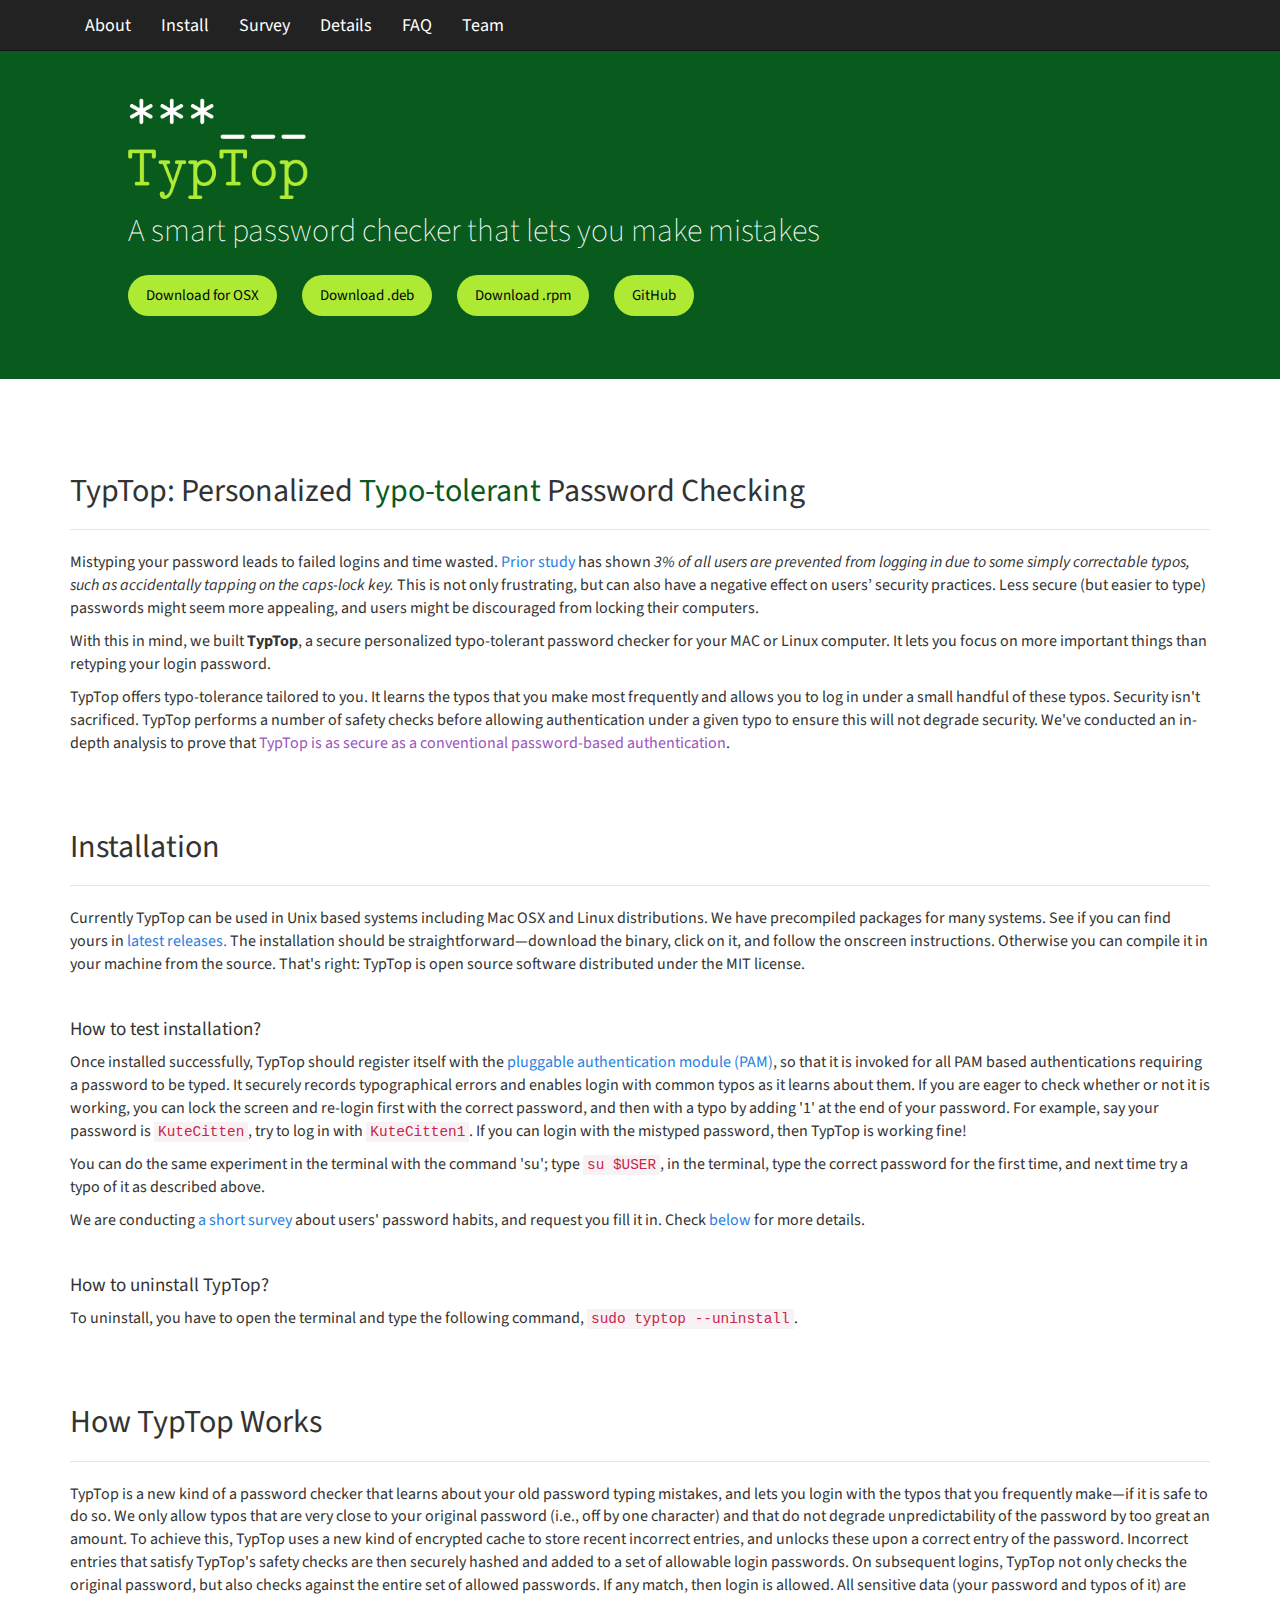
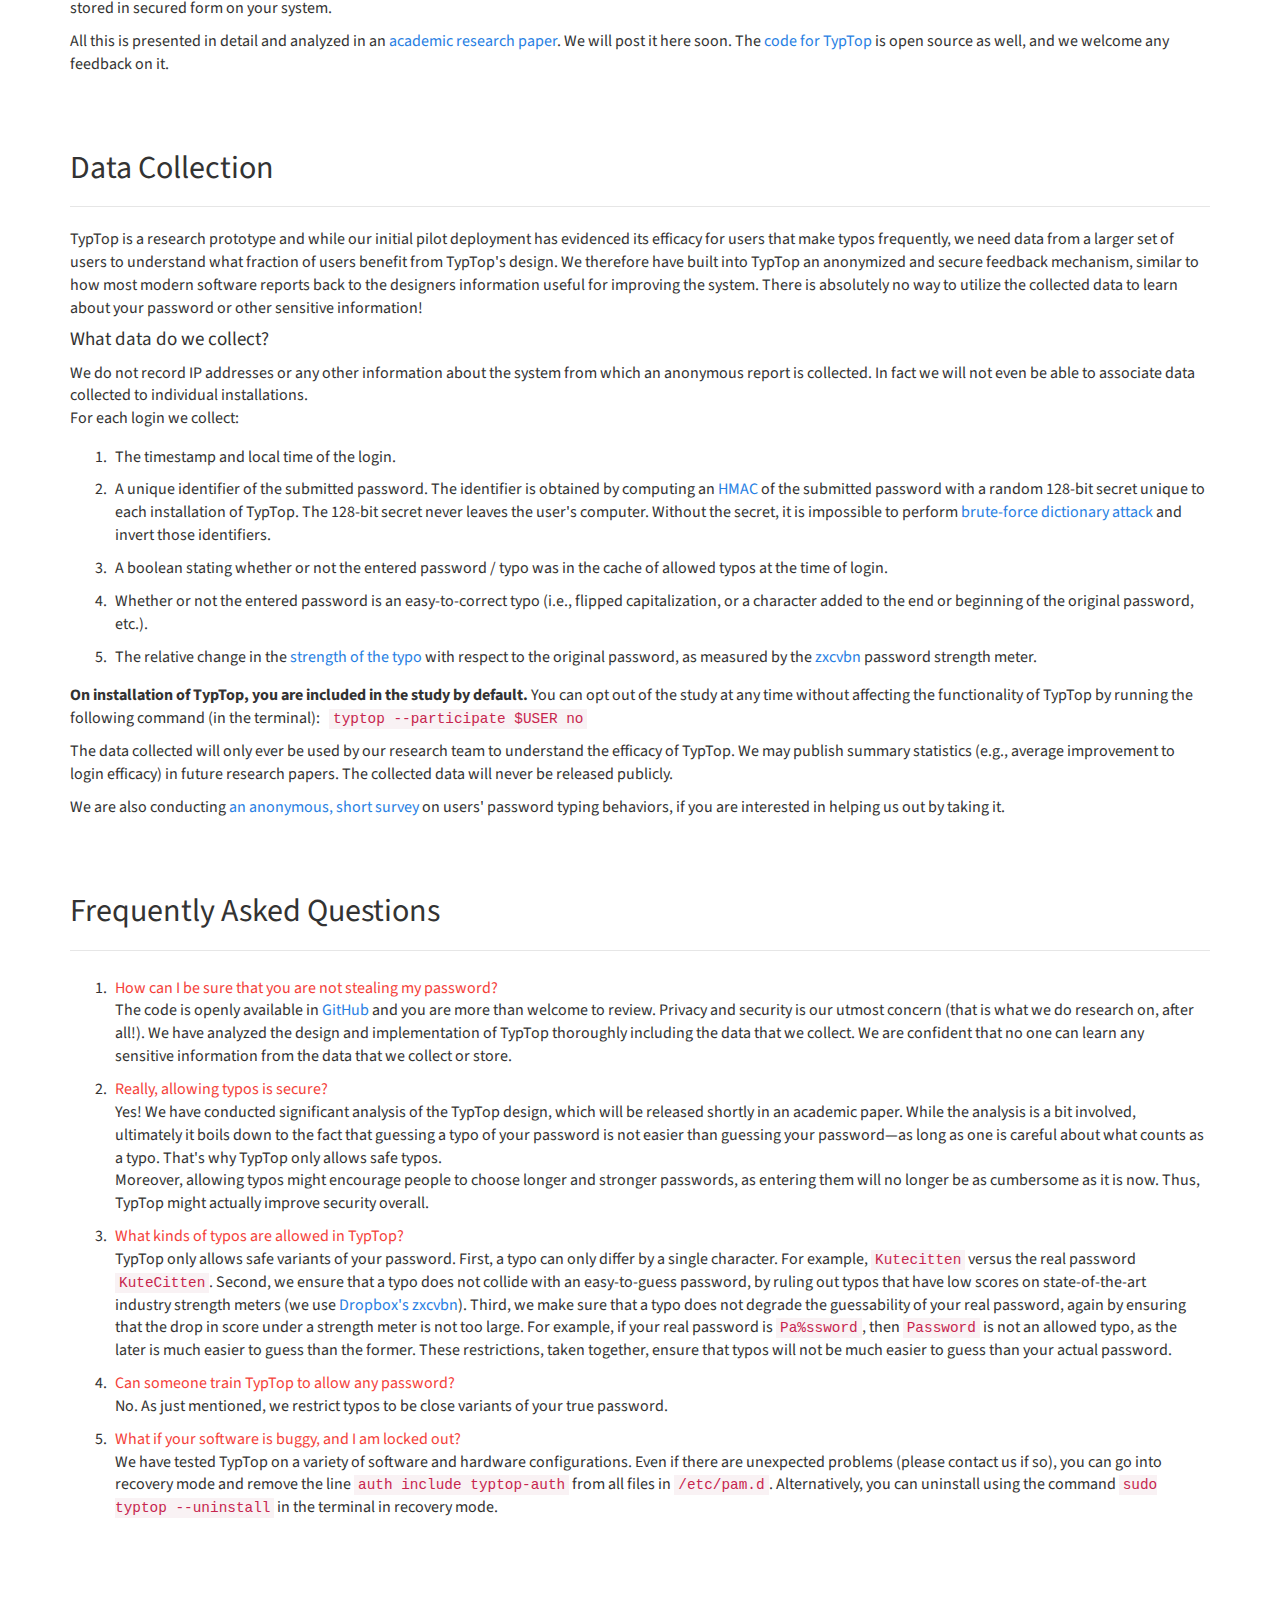
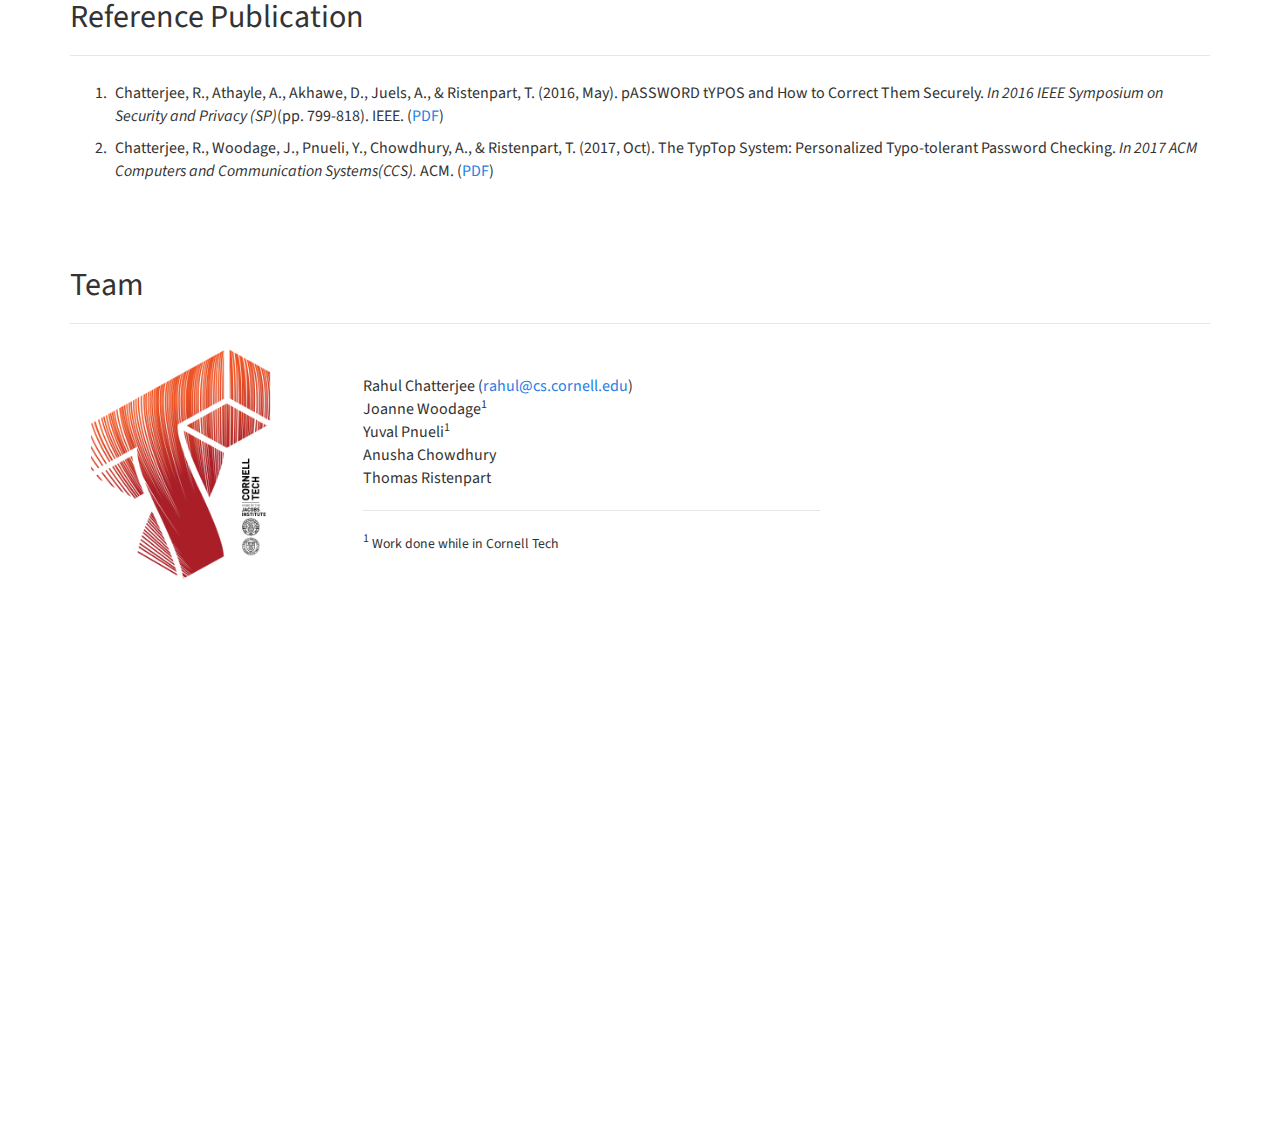
<file: docs/index.html>
<!DOCTYPE html>
<html lang="en" xmlns="http://www.w3.org/1999/html">
<head>
    <title>TypTop </title>
    <meta charset="utf-8">
    <!--meta http-equiv="X-UA-Compatible" content="IE=edge"-->
    <meta http-equiv="Content-Type" content="text/html; charset=UTF-8">
    <META HTTP-EQUIV="Pragma" CONTENT="no-cache">
    <meta name="descriptio" content="TypTop: A personalized password checker">
    <meta name="viewport"
          content="width=device-width, initial-scale=1, maximum-scale=1, user-scalable=no"/>

    <!-- Bootstrap -->
    <link rel="icon" type="image/svg" href="./images/typtop-logo.svg">
    <link href="./css/bootstrap.css" rel="stylesheet">
    <link href="./css/custom.css?4" rel="stylesheet">
    <link href="./css/bootstrap-social.css" rel="stylesheet">

    <!-- jQuery (necessary for Bootstrap's JavaScript plugins) -->
    <script src="https://ajax.googleapis.com/ajax/libs/jquery/1.11.1/jquery.min.js"></script>
    <style>
        .header {
            margin-top: 10px;
            padding-left: 10%;
            /* background-image: url('/images/woman-typing-computer-at-home.jpg'); */
            /* background-image: url('/images/download.png'); */
            /* background-image: url('/images/240_F_109084591_bz8wK650mE83l2A3adKxWmbmo0rJIyQj.jpg '); */
            background-color: #095a1d;
            background-size: cover;
            background-repeat: repeat;
            background-position: 10% 20%;
            color: #fff;
        }

        /* Small devices (tablets, 768px and up) */
        @media (min-width: 768px) {
            .row.vertical-align {
                display: flex;
                align-items: center;
                margin-top: 10px;
            }
        }

        #team {
            font-family: inherit;
            font-size: larger;
            font-weight: 200;
        }

        .header img {
            filter: hue-rotate(280deg);
            -webkit-filter: hue-rotate(280deg);
            width: 180px;
            vertical-align: bottom
        }

        img.contrast {
            -webkit-filter: contrast(80%);
            filter: contrast(80%);
        }
    </style>
    <script>
        (function (i, s, o, g, r, a, m) {
            i['GoogleAnalyticsObject'] = r;
            i[r] = i[r] || function () {
                    (i[r].q = i[r].q || []).push(arguments)
                }, i[r].l = 1 * new Date();
            a = s.createElement(o),
                m = s.getElementsByTagName(o)[0];
            a.async = 1;
            a.src = g;
            m.parentNode.insertBefore(a, m)
        })(window, document, 'script', 'https://www.google-analytics.com/analytics.js', 'ga');

        ga('create', 'UA-93247046-3', 'auto');
        ga('send', 'pageview');

        function bytesToSize(b) {
            var sizes = ['Bytes', 'KB', 'MB', 'GB', 'TB'];
            if (b === 0) return '0 Byte';
            var i = parseInt(Math.floor(Math.log(bytes) / Math.log(1024)));
            return Math.round(bytes / Math.pow(1024, i), 2) + ' ' + sizes[i];
        }
        function setSize() {
            if (screen.width < 786) {
                $('.navbar-fixed-top').css('position', 'inherit');
                $('.header').css('margin-top', 0 + 'px')
            } else {
                $('.navbar-fixed-top').css('position', 'fixed');
                $('.header').css('margin-top', 50 + 'px')
            }
        }
        $(document).ready(setSize);
        $(window).resize(setSize);
    </script>
</head>

<body data-gr-c-s-loaded="true">
<div class="navbar navbar-default navbar-fixed-top">
    <div class="container navheader">
        <!-- div class="navbar-header">
            <a href="#about" class="navbar-brand">TypTop</a>
            <button class="navbar-toggle" type="button" data-toggle="collapse" data-target="#navbar-main">
                <span class="icon-bar"></span>
                <span class="icon-bar"></span>
                <span class="icon-bar"></span>
            </button>
        </div -->

        <ul id="links" class="nav navbar-nav" style="float:left">
            <li><a href="#about">About</a></li>
            <li><a href="#install">Install</a></li>
            <li><a href="#survey">Survey</a></li>
            <li><a href="#works">Details</a></li>
            <li><a href="#faq">FAQ</a></li>
            <!-- li>
                <a href="https://github.com/rchatterjee/TypTopcpp/releases">
                    GitHub</a></li>
            <!-- <li><code><a href="#install"> Install</a></code></li> -->
            <li><a href="#team">Team</a>
            </li>
        </ul>
    </div>
</div>
<div class="jumbotron header col-lg-12">
    <img style="" src="./images/typtop-logo.png"/>
    <p style="font-size: 32px;margin:10px 0px;">A smart password checker that lets you make mistakes</p>
    <p class="bs-component">
        <a href="https://github.com/rchatterjee/typtopcpp/releases/download/v1.0.5/typtop-1.0.5-Darwin-x86_64.20170804_1156.pkg"
           class="btn btn-primary btn-a">Download for OSX</a>
        <!-- a href="https://github.com/rchatterjee/typtopcpp/releases/download/v1.0.5/typtop-1.0.5-Linux-x86_64.20170804_1155.deb" -->
        <a href="https://github.com/rchatterjee/typtopcpp/releases/download/v1.0.5/typtop-1.0.6-Linux-x86_64.20180312_0859.deb"
           class="btn btn-primary btn-a">Download .deb</a>
        <!-- a href="https://github.com/rchatterjee/typtopcpp/releases/download/v1.0.5/typtop-1.0.5-Linux-x86_64.20170804_1155.rpm" -->
        <a href="https://github.com/rchatterjee/typtopcpp/releases/download/v1.0.5/typtop-1.0.6-Linux-x86_64.20180312_0859.rpm"
           class="btn btn-primary btn-a">Download .rpm</a>
        <a class="btn btn-primary btn-a"
           href="https://github.com/rchatterjee/typtopcpp" target="_blank">GitHub</a>
    </p>
</div>
<!-- Main body -->
<div class="container">
    <!-- TypTop: Personalized typtop-tolerant password checking  -->
    <div id="about" class="clearfix">&nbsp;</div>
    <div id="about-body" class="bs-docs-section clearfix">
        <div class="row">
            <div class="col-lg-12">
                <div class="page-header">
                    <h2 id="about-h">TypTop: Personalized <span
                            style="color: #095a1d">Typo-tolerant</span> Password
                        Checking</h2>
                </div>
                <p>
                    Mistyping your password leads to failed logins and
                    time wasted. <a href="">Prior study</a> has shown <em>3% of
                    all users are prevented from logging in due to some simply
                    correctable typos, such as accidentally tapping on the
                    caps-lock key.</em> This is not only frustrating, but can also have a negative
                    effect on users’ security practices. Less secure (but easier to type) passwords
                    might seem more appealing, and users might be discouraged from locking their
                    computers.
                </p>
                <p>
                    With this in mind, we built <b>TypTop</b>, a secure
                    personalized typo-tolerant password checker for your MAC or Linux
                    computer. It lets you focus on more important things than retyping
                    your login password.
                    <!-- Having your login rejected due to accidentally
                    mistyping your password is annoying. Such typos can make
                    good security habits less attractive:
                    longer, more secure passwords are often harder to type and
                    you may not want to lock your computer as much.

                    We built <b>TypTop</b>, a secure personalized typo-tolerant
                    password
                    checker for your MAC or Linux computers. It lets you focus
                    on more
                    important things than retyping your login password. -->
                </p>
                <p>
                    TypTop offers typo-tolerance tailored to you. It
                    learns the typos that you make most frequently and allows you to log
                    in under a small handful of these typos. Security isn't
                    sacrificed. TypTop performs a number of safety checks before allowing
                    authentication under a given typo to ensure this will not degrade
                    security. We've conducted an in-depth analysis to prove that <span class="text-info">TypTop is
                    as secure as a conventional password-based authentication</span>.

                    <!-- TypTop learns from your past typing mistakes a policy of
                    what errors you are make often.
                    For future logins it will allow login under those errors.
                    Security isn't sacrificed:
                    TypTop only allows safe typos of your password, and we've
                    conducted an in-depth analysis to
                    prove that TypTop is as secure as conventional
                    password-based authentication.-->
                </p>
            </div>
        </div>
    </div> <!-- TypTop: Personalized...  -->
    <!-- Installation -->
    <div id="install" class="clearfix">&nbsp;</div>
    <div id="install-body" class="bs-docs-section clearfix">
        <div class="row">
            <div class="col-lg-12">
                <div class="page-header">
                    <h2 id="install-h">Installation</h2>
                </div>
                <p>
                    Currently TypTop can be used in Unix based systems including
                    Mac OSX and Linux distributions.
                    We have precompiled packages for many systems. See if
                    you can find yours in <a
                        href="https://github.com/rchatterjee/TypTopcpp/releases">latest
                    releases.</a> The installation should be straightforward&#8212;download
                    the binary, click on it, and follow the
                    onscreen instructions.

                    Otherwise you can compile it in your machine from the source.
                    That's right: TypTop is open source software distributed under the MIT license.
                </p><br/>
                <h4 id="test-install">How to test installation? </h4>
                <p>
                    Once installed successfully, TypTop should register itself
                    with the
                    <a href="https://en.wikipedia.org/wiki/Pluggable_authentication_module">pluggable
                        authentication module (PAM)</a>, so
                    that it is invoked for all PAM based authentications requiring a password
                    to be typed.
                    It securely records typographical errors and enables login
                    with common
                    typos as it learns about them. If you are eager to check
                    whether
                    or not it is working, you can lock the screen and re-login
                    first with the correct
                    password, and then with a typo by adding '1' at the end of
                    your
                    password. For example, say your password is
                    <code>KuteCitten</code>, try to log in with
                    <code>KuteCitten1</code>. If you can login with the mistyped
                    password, then TypTop
                    is working fine!
                </p>
                <p>
                    You can do the same experiment in the terminal with the
                    command 'su'; type <code>su $USER</code>,
                    in the terminal, type the correct password for the first
                    time, and next time try a typo of it
                    as described above.
                </p>
                <p>
                    We are conducting <a
                        href="https://docs.google.com/forms/d/e/1FAIpQLSfHWAPedMVT7ETaW3qUUaueOg87TaDAllQYIgoqJZ8nWjF88A/viewform">
                    a short survey</a> about users' password habits, and request
                    you fill it in. Check <a href="#survey">below</a>
                    for more details.
                </p><br/>
                <h4 id="uninstall">How to uninstall TypTop? </h4>
                <p>
                    To uninstall, you have to open the terminal and type the
                    following command,
                    <code>sudo typtop --uninstall</code>.
                </p>
            </div>
        </div>
    </div> <!-- Installation -->
    <!-- How it works-->
    <div id="works" class="clearfix">&nbsp;</div>
    <div id="works-body" class="bs-docs-section clearfix">
        <div class="row">
            <div class="col-lg-12">
                <div class="page-header">
                    <h2>How TypTop Works</h2>
                </div>
                <p>
                    TypTop is a new kind of a password checker that learns about
                    your old password
                    typing mistakes, and lets you login with the typos that you
                    frequently
                    make&#8212;if it is safe to do
                    so. We only allow typos that are very close to your
                    original password (i.e., off by one character) and that do
                    not degrade
                    unpredictability of the password by too great an amount. To
                    achieve this,
                    TypTop uses a new kind of encrypted cache to store recent
                    incorrect entries, and
                    unlocks these upon a correct entry of the password.
                    Incorrect entries that satisfy
                    TypTop's safety checks are then securely hashed and added to
                    a set of allowable
                    login passwords. On subsequent logins, TypTop not only
                    checks the original password,
                    but also checks against the entire set of allowed passwords.
                    If any match, then login
                    is allowed. All sensitive data (your password and typos of
                    it) are stored in secured
                    form on your system.
                </p>

                <p>
                    All this is presented in detail and analyzed in an
                    <a href="https://eprint.iacr.org/2017/810">academic research paper</a>.
                    We will post it here soon.  The <a href="https://github.com/rchatterjee/typtopcpp">code for TypTop</a> is
                    open source as well, and we welcome any feedback on it.
                </p>
            </div>
        </div>
    </div> <!-- How it works -->
    <!-- Data Collection -->
    <div id="survey" class="clearfix">&nbsp;</div>
    <div id="survey-body" class="bs-docs-section clearfix">
        <div class="row">
            <div class="col-lg-12">
                <div class="page-header">
                    <h2>Data Collection</h2>
                </div>
                <p>
                    TypTop is a research prototype and while our initial pilot
                    deployment has evidenced its
                    efficacy for users that make typos frequently, we need data
                    from a larger set of users
                    to understand what fraction of users benefit from TypTop's
                    design. We therefore have
                    built into TypTop an anonymized and secure feedback
                    mechanism, similar to how most modern
                    software reports back to the designers information useful
                    for improving the system.
                    There is absolutely no way to utilize the collected data to
                    learn about your
                    password or other sensitive information!
                </p>
                <h4>What data do we collect?</h4>

                <p> We do not record IP addresses or any other
                    information about the system from which an anonymous report
                    is collected. In fact we will not
                    even be able to associate data collected to individual
                    installations. <br/>

                    For each login we collect:</p>
                <ol>
                    <li> The timestamp and local time of the login.</li>
                    <li> A unique identifier of the submitted password. The
                        identifier is obtained by computing an
                        <a href="https://en.wikipedia.org/wiki/Hash-based_message_authentication_code">HMAC</a>
                        of the submitted password with a random 128-bit
                        secret unique to each installation of TypTop.
                        The 128-bit secret never leaves the user's computer.
                        Without the secret,
                        it is impossible to perform <a
                                href="https://en.wikipedia.org/wiki/Dictionary_attack">
                            brute-force dictionary attack</a> and invert those
                        identifiers.
                    </li>
                    <li>A boolean stating whether or not the entered
                        password / typo was in the cache of allowed typos at the
                        time of login.
                    </li>
                    <li> Whether or not the entered password is an
                        easy-to-correct typo (i.e., flipped capitalization,
                        or a character added to the end or beginning of the
                        original password, etc.).
                    </li>
                    <li> The relative change in the <a
                            href='https://en.wikipedia.org/wiki/Password_strength'>
                        strength of the typo </a> with respect to the original
                        password, as measured by the
                        <a href="https://github.com/dropbox/zxcvbn">zxcvbn</a>
                        password strength meter.
                    </li>
                </ol>

                <p>
                    <strong> On installation of TypTop, you are included in the
                        study by default.</strong>
                    You can opt out of the study at any time without affecting
                    the functionality of TypTop by
                    running the following command (in the terminal): &nbsp; <code>typtop --participate $USER no</code>
                </p>

                <p>
                    The data collected will only ever be used by our research
                    team to understand the efficacy of
                    TypTop. We may publish summary statistics (e.g., average
                    improvement to login efficacy) in future
                    research papers. The collected data will never be released
                    publicly.
                </p>
                <p>
                    We are also conducting <a
                        href="https://docs.google.com/forms/d/e/1FAIpQLSfHWAPedMVT7ETaW3qUUaueOg87TaDAllQYIgoqJZ8nWjF88A/viewform">an
                    anonymous, short survey</a>
                    on users' password typing behaviors, if you are interested
                    in helping us out by taking it.
                </p>

                <!-- <ol>
                     <li> Are you right-handed or left-handed?</li>
                     <li>hand do you  to use to sign on your check? <b>Right hand</b> or <b>Left hand</b> </li>
                     <li> How do you identify your gender? <b> Male </b>, <b>Female</b>, or <b>Other</b></li>
                     <li> What is your age-group? <b>18-30</b>, <b>31-45</b>, <b>45-60</b>, or <b>Above 60</b>.</li>
                     </ol-> -->
            </div>
        </div>
    </div> <!-- Data Collection -->
    <!-- Frequently Asked Questions -->
    <div id="faq" class="clearfix">&nbsp;</div>
    <div id="faq-body" class="bs-docs-section clearfix">
        <div class="row">
            <div class="col-lg-12">
                <div class="page-header">
                    <h2>Frequently Asked Questions</h2>
                </div>
                <ol>
                    <li><span class="question">How can I be sure that you are not stealing my password?</span>
                        The code is openly available in <a
                                href="https://github.com/rchatterjee/typtopcpp">GitHub</a>
                        and
                        you are more than welcome to review. Privacy and
                        security is our utmost
                        concern (that is what we do research on, after all!). We
                        have analyzed the design and
                        implementation of TypTop thoroughly including the data
                        that we collect. We are confident
                        that no one can learn any sensitive information from the
                        data that we collect or store.
                    </li>

                    <li><span
                            class="question">Really, allowing typos is secure?</span>
                        Yes! We have conducted significant analysis of the
                        TypTop design, which will be
                        released shortly in an academic paper. While the
                        analysis is a bit involved,
                        ultimately it boils down to the fact that guessing a
                        typo of your password is not
                        easier than guessing your password&#8212;as long as one
                        is careful about what counts
                        as a typo. That's why TypTop only allows safe
                        typos.<br/>

                        Moreover, allowing typos might encourage people to
                        choose longer and stronger
                        passwords, as entering them will no longer be as
                        cumbersome as it is now. Thus,
                        TypTop might actually improve security overall.
                    </li>

                    <li><span class="question">What kinds of typos are allowed in TypTop?</span>
                        TypTop only allows safe variants of your password.
                        First, a typo can only differ by a single
                        character. For example, <code>Kutecitten</code> versus
                        the real password <code>KuteCitten</code>.
                        Second, we ensure that a typo does not collide with an
                        easy-to-guess password, by ruling out
                        typos
                        that have low scores on state-of-the-art industry
                        strength meters (we use <a
                                href="https://github.com/dropbox/zxcvbn">
                            Dropbox's zxcvbn</a>). Third, we make sure that a
                        typo does not degrade the guessability of your real
                        password, again by ensuring that the drop in score under
                        a strength meter is not too large.
                        For example, if your real password is
                        <code>Pa%ssword</code>, then <code>Password</code>
                        is not an allowed typo, as the later is much easier to
                        guess than the former. These
                        restrictions,
                        taken together, ensure that typos will not be much
                        easier to guess than your actual password.

                        <!--The definition of typos in our setting is the passwords that are very close-->
                        <!--to your password, but not exactly the same. For example, <code>kuteCitten</code>-->
                        <!--can be typo of <code>KuteCitten</code>. <br/>We also make sure that a typo should-->
                        <!--not be much easier to guess than the real password. For example, if your real password is-->
                        <!--<code>Pa%ssword</code>, then <code>Password</code> is not an allowed typo, as-->
                        <!--the later is much easier to guess than the former.-->
                    </li>

                    <li><span class="question">Can someone train TypTop to allow any password?</span>
                        No. As just mentioned, we restrict typos to be close
                        variants of your true password.
                        <!--Unfortunately NOT! :-)<br/>-->
                        <!--First of all the allowed typo has to be very close to your-->
                        <!--original password (not to a typo), and <a-->
                        <!--href="https://en.wikipedia.org/wiki/Password_strength">the strength</a> of-->
                        <!--the typo must not be much less than that of the real password. <br/> Also,-->
                        <!--only the legitimate user can alter the cache of TypTop, as a typo is accepted-->
                        <!--in the cache only after the user logs in successfully.-->
                    </li>

                    <li><span class="question">What if your software is buggy, and I am locked out?</span>
                        We have tested TypTop on a variety of software and
                        hardware configurations. Even
                        if there are unexpected problems (please contact us if
                        so), you can go into recovery mode
                        and remove the line <code>auth include
                            typtop-auth</code> from all files in <code>/etc/pam.d</code>.
                        Alternatively, you can uninstall using the command
                        <code>sudo typtop --uninstall</code> in the
                        terminal in recovery mode.
                    </li>

                    <!-- li><span class="question">Can TypTop be hijacked/used to create backdoor in my computer?</span>
                        Security is our utmost concern, and hence, we have given
                        special attention to these issues.
                        Most of TypTop is written in Python, which decreases
                        probability of many security critical bugs.
                        We could not find any weakness in your design or
                        implementation. We are absolutely open to
                        suggestions and comments about TypTop. Please send them
                        to the email address given above.
                    </li-->
                </ol>
            </div>
        </div> <!-- End of main div-->
    </div> <!-- FAQs -->

    <!-- Reference -->
    <div id="reference" class="clearfix">&nbsp;</div>
    <div id="reference-body" class="bs-docs-section clearfix">
        <div class="row">
            <div class="col-lg-12">
                <div class="page-header">
                    <h2>Reference Publication</h2>
                </div>
                <ol>
                    <li>Chatterjee, R., Athayle, A., Akhawe, D., Juels, A., &
                        Ristenpart, T. (2016, May). pASSWORD tYPOS and How to
                        Correct Them Securely. <em>In 2016 IEEE Symposium on Security and Privacy (SP)</em>(pp. 799-818). IEEE. (<a href="./pwtypos.pdf">PDF</a>)
                    </li>
                    <li>Chatterjee, R., Woodage, J., Pnueli, Y., Chowdhury, A.,
                        & Ristenpart, T. (2017, Oct). The TypTop System:
                        Personalized Typo-tolerant Password Checking. <em>In 2017 ACM Computers and Communication Systems(CCS).</em> ACM.
                        (<a href="https://eprint.iacr.org/2017/810.pdf">PDF</a>)
                    </li>
                </ol>
            </div>
        </div>
    </div> <!-- Reference -->
    
    <!-- Team -->
    <div id="team" class="clearfix">&nbsp;</div>
    <div id="team-body" class="bs-docs-section clearfix">
        <div class="row">
            <div class="col-lg-12" style="height: 100vh; clear:both;">
                <div class="page-header">
                    <h2>Team</h2>
                </div>
                <div class="row vertical-align">
                    <div class="col-lg-3">
                        <img src="./images/CT_logo1.png" height="240px" class=""/>
                    </div>
                    <div class="col-lg-5">
                        Rahul Chatterjee (<a href="mailto:rahul@cs.cornell.edu">rahul@cs.cornell.edu</a>)<br/>
                        Joanne Woodage<sup>1</sup> <br/>
                        Yuval Pnueli<sup>1</sup> <br/>
                        Anusha Chowdhury<br/>
                        Thomas Ristenpart <br/>
                        <hr/>
                        <sup>1</sup> <span class="small">Work done while in Cornell Tech</span>

                    </div>
                </div>
                <!-- div class="row vertical-align">
                    <div class="col-lg-3">
                        <img src="/images/rhul.png" width="200px"/>
                    </div>
                    <div class="col-lg-5">
                      Joanne Woodage
                    </div>
                </div>
                <div class="row vertical-align">
                    <div class="col-lg-3">
                        <img src="/images/technion.jpg" width="200px"/>
                    </div>
                    <div class="col-lg-5">
                        Yuval Pnueli
                    </div>
                </div -->
            </div>
        </div>
    </div> <!-- Team -->
</div><!-- Main body -->
</body>
</html>
</file>
<file: docs/css/custom.css>
a.btn-a {
    -webkit-border-radius: 3px;
    -moz-border-radius:3px;
    border-radius:25px;
    margin-right: 20px;
    margin-top: 10px;
    color: rgb(1, 7, 12);
    background-color: rgb(174, 233, 51);
    border: none;
}

span.question {
    color: #f43f3a;
    display: block;
}

body {
    font-size: 16px;
}

div.header{
    background-color: #095a1d;
;
}

div.navheader {
    font-size: large;
    color: #333333;
}

ol li {
    padding: 5px;
    list-style-position: outside;
}
</file>
